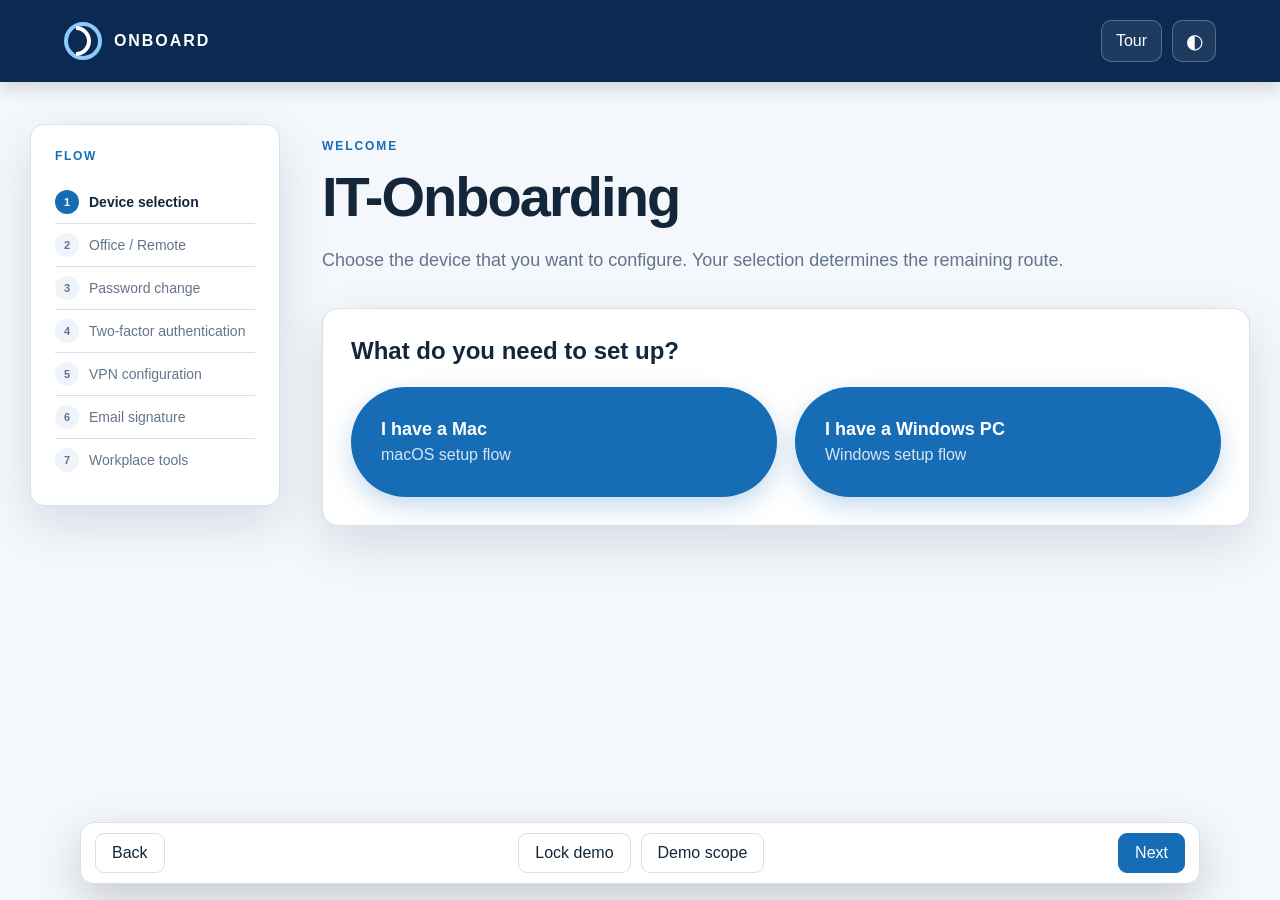
<file: preview/index.html>
<!doctype html>
<html lang="en" data-ieod-theme="light">
<head>
  <meta charset="utf-8">
  <meta name="viewport" content="width=device-width, initial-scale=1">
  <title>Interactive Employee Onboarding — Preview</title>
  <link rel="stylesheet" href="../wordpress/wp-content/plugins/interactive-employee-onboarding-demo/assets/css/onboarding.css">
</head>
<body class="ieod-site">
<div class="ieod-app">
  <header class="ieod-header">
    <a class="ieod-brand" href="#"><span>O</span> ONBOARD</a>
    <div><button class="ieod-icon-btn" type="button">Tour</button><button class="ieod-theme-switch" id="theme" type="button" aria-label="Toggle dark mode">◐</button></div>
  </header>
  <div class="ieod-shell">
    <aside class="ieod-sidebar">
      <p>Flow</p>
      <ol>
        <li><span class="is-current">Device selection</span></li>
        <li><span>Office / Remote</span></li>
        <li><span>Password change</span></li>
        <li><span>Two-factor authentication</span></li>
        <li><span>VPN configuration</span></li>
        <li><span>Email signature</span></li>
        <li><span>Workplace tools</span></li>
      </ol>
    </aside>
    <main class="ieod-content">
      <p class="ieod-eyebrow">WELCOME</p>
      <h1>IT-Onboarding</h1>
      <p>Choose the device that you want to configure. Your selection determines the remaining route.</p>
      <section class="ieod-question-card">
        <h2>What do you need to set up?</h2>
        <div class="ieod-choice-grid">
          <button class="ieod-choice-card"><strong>I have a Mac</strong><span>macOS setup flow</span></button>
          <button class="ieod-choice-card"><strong>I have a Windows PC</strong><span>Windows setup flow</span></button>
        </div>
      </section>
    </main>
  </div>
  <footer class="ieod-bottom-bar"><button class="ieod-btn">Back</button><div><button class="ieod-btn">Lock demo</button><button class="ieod-btn">Demo scope</button></div><button class="ieod-btn ieod-btn--primary">Next</button></footer>
</div>
<script>
const root=document.documentElement;document.getElementById('theme').addEventListener('click',(event)=>{event.preventDefault();event.stopPropagation();root.dataset.ieodTheme=root.dataset.ieodTheme==='dark'?'light':'dark';event.currentTarget.textContent=root.dataset.ieodTheme==='dark'?'☀':'◐';});
</script>
</body>
</html>
</file>
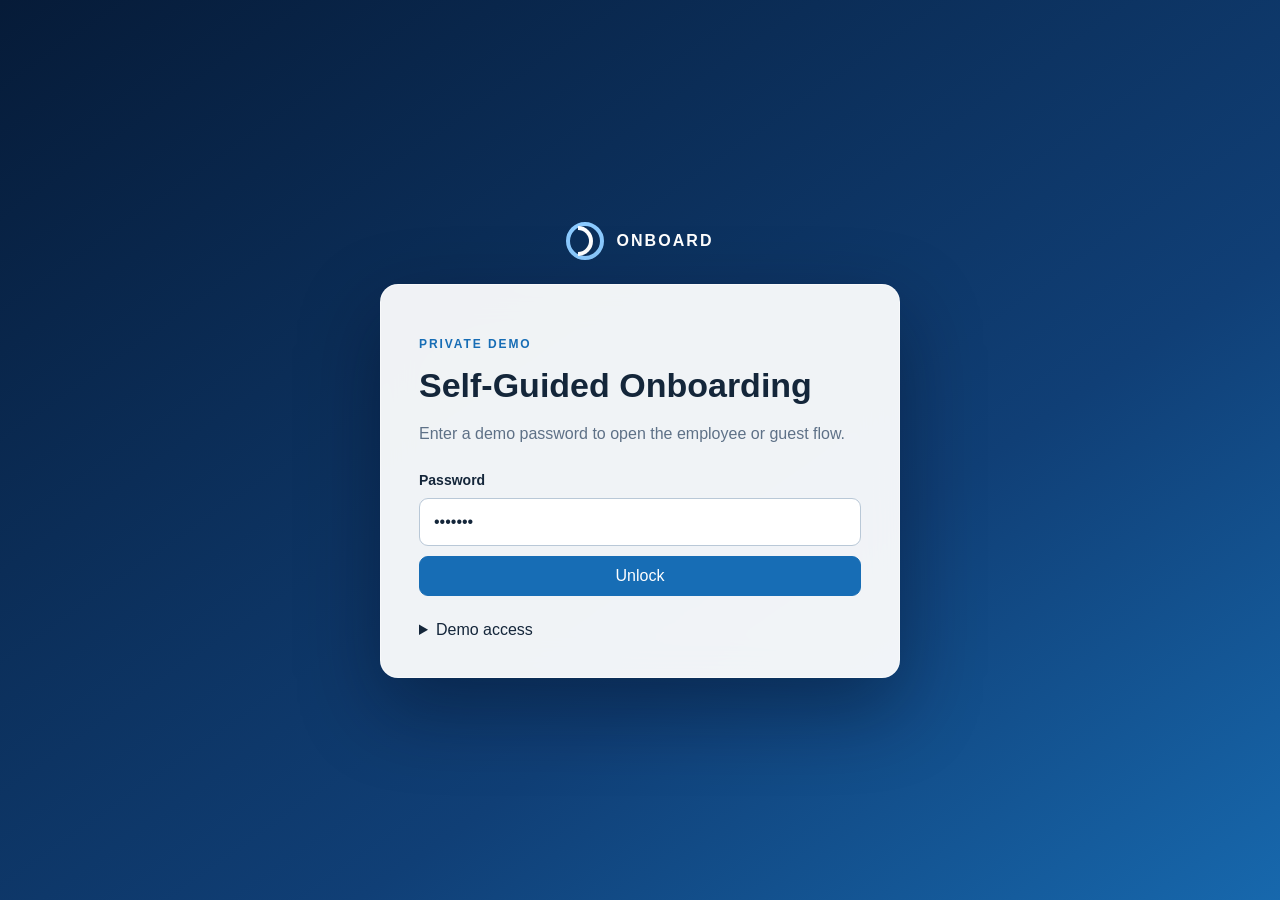
<file: preview/access.html>
<!doctype html>
<html lang="en">
<head>
  <meta charset="utf-8">
  <meta name="viewport" content="width=device-width, initial-scale=1">
  <title>Onboarding Access — Preview</title>
  <link rel="stylesheet" href="../wordpress/wp-content/plugins/interactive-employee-onboarding-demo/assets/css/onboarding.css">
</head>
<body class="ieod-site">
<main class="ieod-gate">
  <div class="ieod-gate-brand"><span>O</span> ONBOARD</div>
  <section class="ieod-gate__card">
    <p class="ieod-eyebrow">PRIVATE DEMO</p>
    <h1>Self-Guided Onboarding</h1>
    <p>Enter a demo password to open the employee or guest flow.</p>
    <form class="ieod-gate__form">
      <label for="pw">Password</label>
      <input id="pw" type="password" value="demo123">
      <button class="ieod-btn ieod-btn--primary" type="button">Unlock</button>
    </form>
    <details><summary>Demo access</summary><p><code>demo123</code> · employee &nbsp; <code>guest123</code> · guest</p></details>
  </section>
</main>
</body>
</html>
</file>
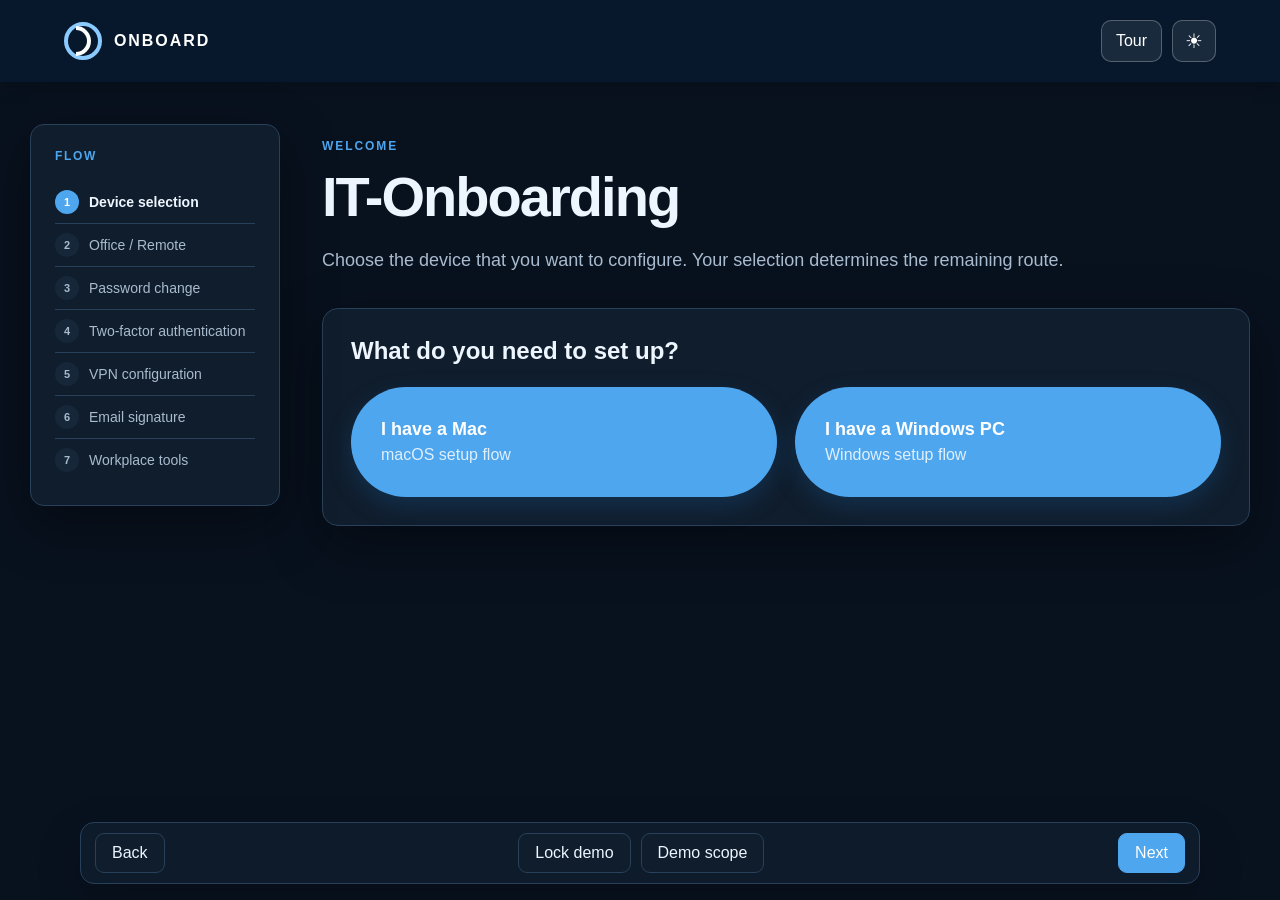
<file: preview/dark.html>
<!doctype html>
<html lang="en" data-ieod-theme="dark">
<head>
  <meta charset="utf-8">
  <meta name="viewport" content="width=device-width, initial-scale=1">
  <title>Interactive Employee Onboarding — Dark Preview</title>
  <link rel="stylesheet" href="../wordpress/wp-content/plugins/interactive-employee-onboarding-demo/assets/css/onboarding.css">
</head>
<body class="ieod-site">
<div class="ieod-app">
  <header class="ieod-header">
    <a class="ieod-brand" href="#"><span>O</span> ONBOARD</a>
    <div><button class="ieod-icon-btn" type="button">Tour</button><button class="ieod-theme-switch" id="theme" type="button" aria-label="Toggle dark mode">☀</button></div>
  </header>
  <div class="ieod-shell">
    <aside class="ieod-sidebar">
      <p>Flow</p>
      <ol>
        <li><span class="is-current">Device selection</span></li>
        <li><span>Office / Remote</span></li>
        <li><span>Password change</span></li>
        <li><span>Two-factor authentication</span></li>
        <li><span>VPN configuration</span></li>
        <li><span>Email signature</span></li>
        <li><span>Workplace tools</span></li>
      </ol>
    </aside>
    <main class="ieod-content">
      <p class="ieod-eyebrow">WELCOME</p>
      <h1>IT-Onboarding</h1>
      <p>Choose the device that you want to configure. Your selection determines the remaining route.</p>
      <section class="ieod-question-card">
        <h2>What do you need to set up?</h2>
        <div class="ieod-choice-grid">
          <button class="ieod-choice-card"><strong>I have a Mac</strong><span>macOS setup flow</span></button>
          <button class="ieod-choice-card"><strong>I have a Windows PC</strong><span>Windows setup flow</span></button>
        </div>
      </section>
    </main>
  </div>
  <footer class="ieod-bottom-bar"><button class="ieod-btn">Back</button><div><button class="ieod-btn">Lock demo</button><button class="ieod-btn">Demo scope</button></div><button class="ieod-btn ieod-btn--primary">Next</button></footer>
</div>
<script>
const root=document.documentElement;document.getElementById('theme').addEventListener('click',(event)=>{event.preventDefault();event.stopPropagation();root.dataset.ieodTheme=root.dataset.ieodTheme==='dark'?'light':'dark';event.currentTarget.textContent=root.dataset.ieodTheme==='dark'?'☀':'◐';});
</script>
</body>
</html>
</file>
<file: wordpress/wp-content/plugins/interactive-employee-onboarding-demo/assets/css/onboarding.css>
:root{--navy:#0a2a52;--navy-2:#103f74;--blue:#176db5;--blue-hover:#0f5a9a;--bg:#f4f7fb;--surface:#fff;--surface-2:#eef4fa;--text:#14263a;--muted:#64748b;--border:#d6e0ea;--shadow:0 18px 50px rgba(11,35,65,.12);--danger:#b42318;--focus:#79bfff;color-scheme:light}
html[data-ieod-theme="dark"]{--navy:#07182d;--navy-2:#0c315a;--blue:#4ea6ef;--blue-hover:#72b9f4;--bg:#08111e;--surface:#101d2c;--surface-2:#17273a;--text:#edf5ff;--muted:#a9bbce;--border:#29405a;--shadow:0 18px 55px rgba(0,0,0,.38);--danger:#ff928a;color-scheme:dark}
*{box-sizing:border-box}html,body{margin:0;min-height:100%;font-family:Inter,Segoe UI,Arial,sans-serif;background:var(--bg);color:var(--text)}button,input{font:inherit}button,a{touch-action:manipulation}.ieod-site{background:var(--bg)}.ieod-app{min-height:100vh;padding-bottom:82px}.ieod-header{height:82px;background:var(--navy);display:flex;align-items:center;justify-content:space-between;padding:0 clamp(22px,5vw,76px);color:#fff;box-shadow:0 5px 18px rgba(0,0,0,.16);position:sticky;top:0;z-index:20}.ieod-brand{display:flex;align-items:center;gap:12px;color:#fff;text-decoration:none;font-weight:800;letter-spacing:.12em}.ieod-brand span,.ieod-gate-brand span{width:38px;height:38px;border:4px solid #8bcaff;border-radius:50%;display:inline-grid;place-items:center;font-size:0;position:relative}.ieod-brand span:after,.ieod-gate-brand span:after{content:"";width:11px;height:22px;border:4px solid #fff;border-left:0;border-radius:0 20px 20px 0}.ieod-header>div{display:flex;gap:10px}.ieod-icon-btn,.ieod-theme-switch{border:1px solid rgba(255,255,255,.26);background:rgba(255,255,255,.08);color:#fff;border-radius:10px;min-height:42px;padding:0 14px;cursor:pointer}.ieod-theme-switch{width:44px;padding:0;font-size:20px}.ieod-shell{width:min(1220px,calc(100% - 40px));margin:42px auto;display:grid;grid-template-columns:250px minmax(0,1fr);gap:42px}.ieod-sidebar{background:var(--surface);border:1px solid var(--border);border-radius:14px;padding:24px;box-shadow:var(--shadow);align-self:start;position:sticky;top:112px}.ieod-sidebar>p{margin:0 0 18px;text-transform:uppercase;letter-spacing:.14em;font-size:12px;font-weight:800;color:var(--blue)}.ieod-sidebar ol{margin:0;padding:0;list-style:none;counter-reset:flow}.ieod-sidebar li{counter-increment:flow;padding:9px 0;border-bottom:1px solid var(--border)}.ieod-sidebar li:last-child{border:0}.ieod-sidebar span{display:flex;align-items:center;gap:10px;color:var(--muted);font-size:14px}.ieod-sidebar span:before{content:counter(flow);width:24px;height:24px;border-radius:50%;background:var(--surface-2);display:grid;place-items:center;font-size:11px;font-weight:800}.ieod-sidebar .is-current{color:var(--text);font-weight:800}.ieod-sidebar .is-current:before{background:var(--blue);color:#fff}.ieod-content{min-width:0}.ieod-content>h1{font-size:clamp(34px,5vw,56px);line-height:1.05;margin:0 0 18px;letter-spacing:-.035em}.ieod-content>p{font-size:18px;line-height:1.7;color:var(--muted);max-width:780px}.ieod-eyebrow{text-transform:uppercase!important;letter-spacing:.16em;font-weight:800;font-size:12px!important;color:var(--blue)!important;margin-bottom:12px!important}.ieod-question-card,.ieod-demo-notice{margin-top:32px;background:var(--surface);border:1px solid var(--border);border-radius:16px;padding:28px;box-shadow:var(--shadow)}.ieod-question-card h2{margin-top:0}.ieod-choice-grid,.ieod-office-grid{display:grid;grid-template-columns:repeat(2,minmax(0,1fr));gap:18px;margin-top:22px}.ieod-office-grid{grid-template-columns:repeat(2,minmax(0,1fr))}.ieod-choice-card,.ieod-office-card{min-height:110px;border:0;border-radius:999px;background:var(--blue);color:#fff;padding:22px 30px;text-align:left;display:flex;flex-direction:column;justify-content:center;gap:6px;cursor:pointer;box-shadow:0 9px 24px rgba(23,109,181,.25);transition:transform .18s,background .18s}.ieod-office-card{border-radius:14px;min-height:105px}.ieod-choice-card:hover,.ieod-office-card:hover{background:var(--blue-hover);transform:translateY(-2px)}.ieod-choice-card strong,.ieod-office-card strong{font-size:18px}.ieod-choice-card span,.ieod-office-card span{opacity:.82}.ieod-demo-notice{box-shadow:none;border-left:5px solid var(--blue);padding:18px 22px;color:var(--muted)}.ieod-step-list{display:grid;gap:20px;margin-top:28px}.ieod-step-card{display:grid;grid-template-columns:46px 1fr;gap:18px;background:var(--surface);border:1px solid var(--border);border-left:5px solid var(--blue);border-radius:12px;padding:24px;box-shadow:var(--shadow)}.ieod-step-card__number{width:38px;height:38px;border-radius:50%;background:var(--surface-2);color:var(--blue);font-weight:800;display:grid;place-items:center}.ieod-step-card h2{margin:2px 0 8px;font-size:21px}.ieod-step-card p,.ieod-step-card li{color:var(--muted);line-height:1.6}.ieod-step-card ol{padding-left:22px;margin-bottom:0}.ieod-bottom-bar{position:fixed;left:50%;bottom:16px;transform:translateX(-50%);width:min(1120px,calc(100% - 28px));min-height:58px;background:color-mix(in srgb,var(--surface) 93%,transparent);border:1px solid var(--border);border-radius:14px;box-shadow:0 16px 45px rgba(0,0,0,.18);backdrop-filter:blur(12px);display:grid;grid-template-columns:auto 1fr auto;align-items:center;gap:14px;padding:10px 14px;z-index:30}.ieod-bottom-bar>div{display:flex;justify-content:center;gap:10px}.ieod-btn{min-height:40px;border:1px solid var(--border);border-radius:9px;background:var(--surface);color:var(--text);padding:9px 16px;text-decoration:none;display:inline-flex;align-items:center;justify-content:center;cursor:pointer}.ieod-btn--primary{background:var(--blue);border-color:var(--blue);color:#fff}.ieod-btn:hover{filter:brightness(.97)}.ieod-gate{min-height:100vh;background:linear-gradient(145deg,#061b38,#103f76 64%,#1768ad);display:grid;place-content:center;padding:28px}.ieod-gate-brand{color:#fff;font-weight:800;letter-spacing:.13em;display:flex;align-items:center;justify-content:center;gap:12px;margin-bottom:24px}.ieod-gate__card{width:min(520px,calc(100vw - 36px));background:rgba(255,255,255,.94);color:#14263a;border:1px solid rgba(255,255,255,.55);border-radius:18px;padding:38px;box-shadow:0 30px 80px rgba(0,10,28,.4);backdrop-filter:blur(18px)}.ieod-gate__card h1{font-size:34px;margin:0 0 14px}.ieod-gate__card p{color:#5e7187;line-height:1.6}.ieod-gate__form{display:grid;gap:10px;margin:25px 0}.ieod-gate__form label{font-weight:700;font-size:14px}.ieod-gate__form input{min-height:48px;border:1px solid #b9c8d7;border-radius:9px;padding:0 14px;background:#fff;color:#14263a}.ieod-gate__actions{display:flex;gap:12px;margin-top:20px}.ieod-alert{background:#fff0ee;color:var(--danger);border:1px solid #ffc9c4;border-radius:9px;padding:12px 14px}.ieod-modal{position:fixed;inset:0;z-index:100;display:grid;place-items:center;padding:24px;opacity:0;transition:opacity .16s}.ieod-modal.is-open{opacity:1}.ieod-modal__shade{position:absolute;inset:0;background:rgba(2,12,26,.56);backdrop-filter:blur(2px)}.ieod-modal__card{position:relative;width:min(520px,100%);max-height:min(620px,calc(100vh - 48px));overflow:auto;background:var(--surface);color:var(--text);border:1px solid var(--border);border-radius:16px;padding:30px;box-shadow:0 28px 90px rgba(0,0,0,.38)}.ieod-modal__card h2{margin-top:0}.ieod-modal__card p{color:var(--muted);line-height:1.7}.ieod-modal__x{position:absolute;right:14px;top:12px;width:36px;height:36px;border:0;border-radius:8px;background:var(--surface-2);color:var(--text);font-size:24px;cursor:pointer}.ieod-modal__actions{display:flex;justify-content:flex-end;align-items:center;gap:10px;margin-top:24px;flex-wrap:wrap}.ieod-icon-btn:focus-visible,.ieod-theme-switch:focus-visible,.ieod-btn:focus-visible,.ieod-choice-card:focus-visible,.ieod-office-card:focus-visible,input:focus-visible{outline:3px solid var(--focus);outline-offset:2px}
@media(max-width:820px){.ieod-header{height:70px;padding:0 18px}.ieod-shell{width:min(100% - 24px,680px);margin:22px auto 100px;grid-template-columns:1fr;gap:20px}.ieod-sidebar{position:static;overflow:auto;padding:16px}.ieod-sidebar ol{display:flex;gap:8px;min-width:max-content}.ieod-sidebar li{border:0;padding:0}.ieod-sidebar span{background:var(--surface-2);padding:9px 12px;border-radius:999px}.ieod-sidebar span:before{display:none}.ieod-content>h1{font-size:38px}.ieod-choice-grid,.ieod-office-grid{grid-template-columns:1fr}.ieod-choice-card,.ieod-office-card{border-radius:14px;min-height:88px}.ieod-bottom-bar{bottom:8px;grid-template-columns:auto 1fr auto;padding:8px}.ieod-bottom-bar>div .ieod-btn:first-child{display:none}.ieod-btn{padding:8px 11px}.ieod-step-card{grid-template-columns:38px 1fr;padding:19px}.ieod-gate__card{padding:28px 22px}.ieod-modal__card{padding:27px 20px}.ieod-modal__actions{justify-content:stretch}.ieod-modal__actions .ieod-btn{flex:1}}
</file>
